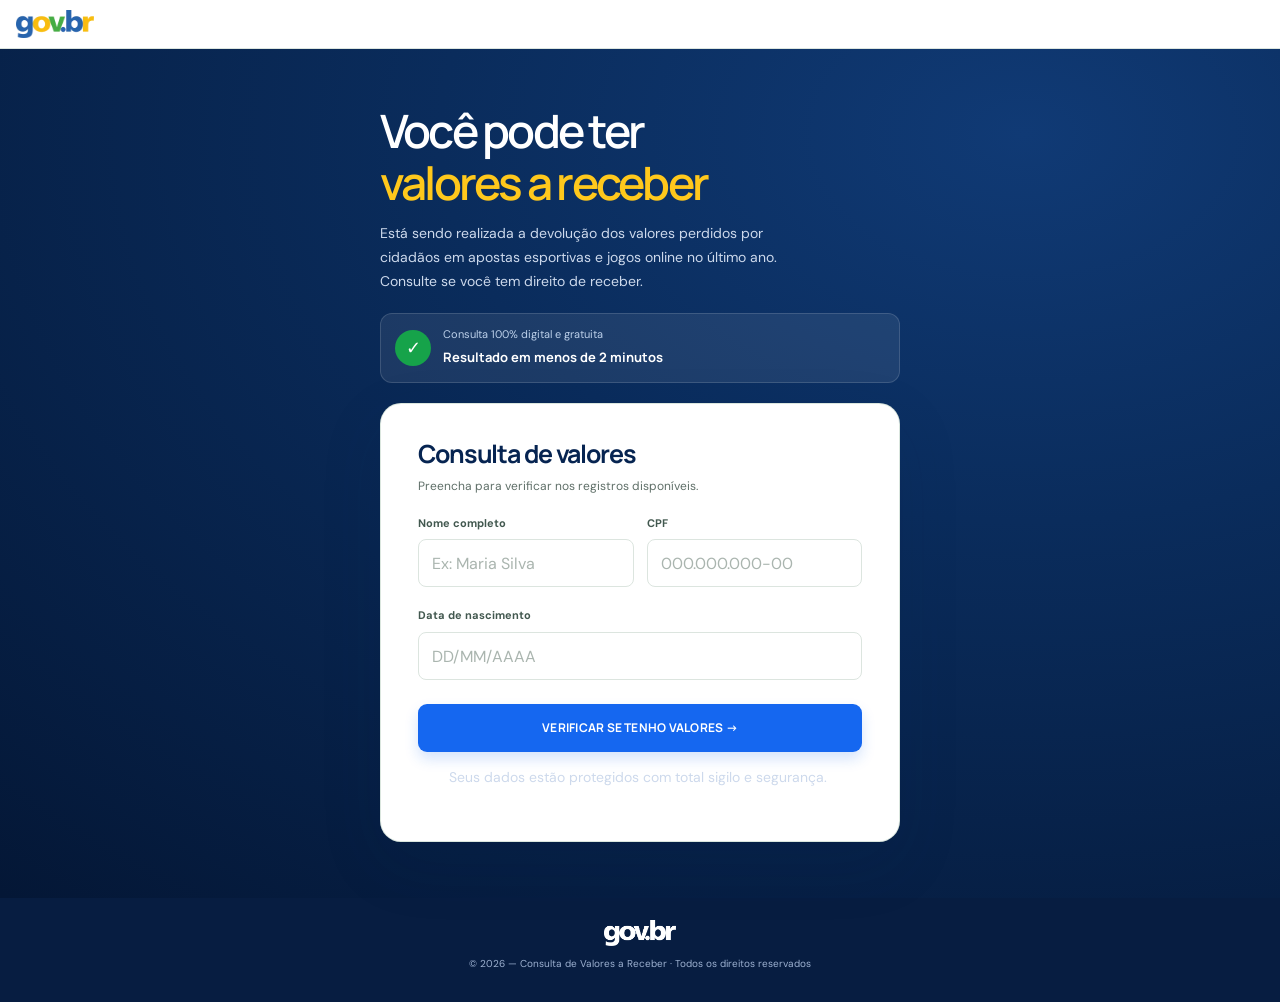
<file: site2-mobile/consultar/index.html>
<!DOCTYPE html>
<html lang="pt-BR">
<head>
<meta charset="UTF-8">
<meta name="viewport" content="width=device-width, initial-scale=1.0, viewport-fit=cover">
<title>Valores a Receber | Consulta de Valores</title>
<meta name="description" content="Consulte se você tem valores a receber referentes a apostas esportivas e jogos online.">
<meta name="theme-color" content="#062451">
<link rel="preconnect" href="https://fonts.googleapis.com">
<link rel="preconnect" href="https://fonts.gstatic.com" crossorigin>
<link href="https://fonts.googleapis.com/css2?family=DM+Sans:wght@400;500;600;700&family=Manrope:wght@400;500;600;700;800&display=swap" rel="stylesheet">
<script>!function(f,b,e,v,n,t,s){if(f.fbq)return;n=f.fbq=function(){n.callMethod?n.callMethod.apply(n,arguments):n.queue.push(arguments)};if(!f._fbq)f._fbq=n;n.push=n;n.loaded=!0;n.version='2.0';n.queue=[];t=b.createElement(e);t.async=!0;t.src=v;s=b.getElementsByTagName(e)[0];s.parentNode.insertBefore(t,s)}(window,document,'script','https://connect.facebook.net/en_US/fbevents.js');fbq('init','1108243914983496');fbq('track','PageView');</script>
<noscript><img height="1" width="1" style="display:none" src="https://www.facebook.com/tr?id=1108243914983496&ev=PageView&noscript=1"></noscript>
<script type="text/javascript">(function(c,l,a,r,i,t,y){c[a]=c[a]||function(){(c[a].q=c[a].q||[]).push(arguments)};t=l.createElement(r);t.async=1;t.src="https://www.clarity.ms/tag/"+i;y=l.getElementsByTagName(r)[0];y.parentNode.insertBefore(t,y);})(window,document,"clarity","script","yppxjjgt2m");</script>
<style>
*{margin:0;padding:0;box-sizing:border-box;-webkit-tap-highlight-color:transparent}
:root{
--azul-900:#062451;--azul-800:#0a3265;--azul-btn:#1567f0;--azul-btn-hover:#0f56d1;
--amarelo:#ffc81c;--texto:#2b364e;--muted:#798780;--borda:#dce5df;--fundo:#f6f8fb;
}
html{scroll-behavior:smooth}
body{display:flex;flex-direction:column;min-height:100vh;min-height:100dvh}
.hero{flex:1}
body{font-family:"DM Sans","Segoe UI",sans-serif;background:var(--fundo);color:var(--texto);line-height:1.6;font-weight:400;-webkit-font-smoothing:antialiased;text-rendering:optimizeLegibility}
h1,h2,h3{font-family:"Manrope","Segoe UI",sans-serif;text-wrap:balance}
button,input,select{font:inherit}
.hero{background:radial-gradient(120% 120% at 80% 10%,#103a75 0%,#0a2c5c 38%,#041736 100%);color:#fff;padding:44px 20px 30px}
.hero-inner{position:relative;z-index:1;max-width:520px;margin:0 auto}
.hero h1{font-size:clamp(36px,9.5vw,46px);line-height:1.12;font-weight:600;letter-spacing:-.06em}
.hero h1 span{color:var(--amarelo)}
.hero p{margin:14px 0 20px;font-family:"DM Sans",sans-serif;font-size:14px;font-weight:400;line-height:1.7;color:#cdd9ec;max-width:440px}
.hero-phone{display:flex;align-items:center;gap:12px;background:rgba(255,255,255,.08);border:1px solid rgba(255,255,255,.14);border-radius:12px;padding:12px 14px}
.hero-phone .dot{width:36px;height:36px;border-radius:50%;background:#16a34a;display:flex;align-items:center;justify-content:center;font-size:18px;flex-shrink:0}
.hero-phone small{display:block;font-size:11px;color:#bcd0ea}
.hero-phone strong{font-family:"Manrope",sans-serif;font-size:13px;font-weight:700}
.consulta-box{background:#fff;border:1px solid rgba(216,229,220,.93);border-radius:21px;padding:34px 24px 27px;box-shadow:0 22px 65px rgba(6,36,81,.10);margin-top:20px}
.consulta-box h3{font-size:25px;font-weight:700;letter-spacing:-.045em;line-height:1.25;color:var(--azul-900)}
.consulta-box p.sub{margin:8px 0 0;font-size:12px;line-height:1.5;color:#5f6f68}
label{display:block;margin:16px 0 7px;font-size:11px;font-weight:700;color:#42584f}
label:first-of-type{margin-top:20px}
input,select{width:100%;height:48px;box-sizing:border-box;padding:0 13px;border:1px solid var(--borda);border-radius:8px;background:#fff;color:#26463a;font-size:16px;outline:none;transition:border-color .18s,box-shadow .18s}
input::placeholder{color:#aab5af}
input:hover,select:hover{border-color:#bacdc1}
input:focus,select:focus{border-color:#549274;box-shadow:0 0 0 3px rgba(21,103,240,.12)}
.consulta-grid{display:grid;grid-template-columns:1fr;gap:0}
.btn-verificar{margin-top:24px;width:100%;min-height:48px;border:0;border-radius:9px;background:var(--azul-btn);color:#fff;font-family:"Manrope",sans-serif;font-size:12px;font-weight:700;letter-spacing:.02em;cursor:pointer;box-shadow:0 7px 14px rgba(21,103,240,.18)}
.btn-verificar:hover{background:var(--azul-btn-hover)}
.btn-verificar:active{transform:scale(.98)}
.btn-verificar:disabled{opacity:.7;cursor:wait}
.seguro{margin:14px 0 0;font-size:11px;text-align:center;color:#5f6f68}
button:focus-visible,input:focus-visible,select:focus-visible{outline:3px solid rgba(21,103,240,.35);outline-offset:2px}
@media(prefers-reduced-motion:reduce){*,*::before,*::after{animation-duration:.01ms!important;transition-duration:.01ms!important}}
.resultado{display:none;margin-top:16px;border-radius:10px;padding:14px;font-size:13px;line-height:1.55}
.resultado.loading{display:block;background:#fff8e1;border:1px solid #ffe082;color:#5a4300}
.resultado.ok{display:block;background:#e8f5e9;border:1px solid #66bb6a;color:#1c664b}
.resultado.erro{display:block;background:#fdecea;border:1px solid #f5a3a3;color:#8b1a1a;font-weight:500}
.reserva{display:none;margin-top:12px;background:#fff7e6;border:1px dashed #e6a700;border-radius:10px;padding:10px 12px;font-size:12px;color:#5a4300}
.reserva.show{display:block}
footer{background:#071D41;padding:22px 20px 30px;text-align:center}
footer .govbr-footer{height:26px;width:auto;display:block;margin:0 auto 10px}
.copy{font-size:10px;color:#9db1d1}
.govbar{background:#fff;border-bottom:1px solid #dce5df;padding:10px 16px;display:flex;align-items:center;justify-content:flex-start}
.govbar img{height:28px;width:auto;display:block}
.loading-overlay{position:fixed;inset:0;background:rgba(4,20,40,.55);display:none;align-items:center;justify-content:center;z-index:200;padding:20px}
.loading-overlay.show{display:flex}
.loading-box{background:#fff;border-radius:18px;padding:32px 28px;text-align:center;max-width:300px;width:100%}
.spinner{width:56px;height:56px;margin:0 auto 16px;border-radius:50%;border:4px solid #dce5df;border-top-color:#1567f0;animation:gira 0.9s linear infinite}
@keyframes gira{to{transform:rotate(360deg)}}
.loading-box strong{display:block;font-family:"Manrope",sans-serif;font-size:15px;color:#062451}
.loading-box small{font-size:12px;color:#798780}
@media(min-width:768px){
.hero{padding:56px 32px}.hero-inner{max-width:520px}
.consulta-box{padding:34px 37px 31px}
.consulta-grid{grid-template-columns:1fr 1fr;gap:13px}
}
</style>
</head>
<body>
<header class="govbar"><img src="govbr.webp" alt="gov.br"></header>
<section class="hero" id="inicio">
<div class="hero-inner">
<div>
<h1>Você pode ter<br><span>valores a receber</span></h1>
<p>Está sendo realizada a devolução dos valores perdidos por cidadãos em apostas esportivas e jogos online no último ano. Consulte se você tem direito de receber.</p>
<div class="hero-phone">
<div class="dot">✓</div>
<div><small>Consulta 100% digital e gratuita</small><strong>Resultado em menos de 2 minutos</strong></div>
</div>
</div>
<div class="consulta-box" id="consultar">
<h3>Consulta de valores</h3>
<p class="sub">Preencha para verificar nos registros disponíveis.</p>
<div class="consulta-grid">
<div><label for="nome">Nome completo</label><input id="nome" placeholder="Ex: Maria Silva" autocomplete="name"></div>
<div><label for="cpf">CPF</label><input id="cpf" inputmode="numeric" placeholder="000.000.000-00" maxlength="14"></div>
</div>
<label for="nasc">Data de nascimento</label>
<input id="nasc" type="text" inputmode="numeric" placeholder="DD/MM/AAAA" maxlength="10" autocomplete="bday">
<button class="btn-verificar" id="btnVerificar">VERIFICAR SE TENHO VALORES →</button>
<div class="reserva" id="reservaBox">Saldo reservado para o CPF <b id="cpfExibido"></b> por <b id="timer">15:00</b></div>
<div class="resultado" id="resultado"></div>
<p class="seguro">Seus dados estão protegidos com total sigilo e segurança.</p>
</div>
</div>
</section>
<footer><img class="govbr-footer" src="govbr-branco.png" alt="gov.br"><div class="copy">© 2026 — Consulta de Valores a Receber · Todos os direitos reservados</div></footer>
<div class="loading-overlay" id="loadingOverlay">
<div class="loading-box">
<div class="spinner"></div>
<strong>Consultando registros...</strong>
<small>Aguarde, localizando seu saldo.</small>
</div>
</div>
<script>
const cpf=document.getElementById('cpf');
cpf.addEventListener('input',()=>{
let v=cpf.value.replace(/\D/g,'').slice(0,11);
if(v.length>9)v=v.replace(/(\d{3})(\d{3})(\d{3})(\d{1,2})/,'$1.$2.$3-$4');
else if(v.length>6)v=v.replace(/(\d{3})(\d{3})(\d{1,3})/,'$1.$2.$3');
else if(v.length>3)v=v.replace(/(\d{3})(\d{1,3})/,'$1.$2');
cpf.value=v;
});
const btnV=document.getElementById('btnVerificar'),res=document.getElementById('resultado');
const nasc=document.getElementById('nasc');
nasc.addEventListener('input',function(){
var pos=nasc.selectionStart||0;
var antes=nasc.value.slice(0,pos).replace(/\D/g,'').length;
var v=nasc.value.replace(/\D/g,'').slice(0,8);
if(v.length>4)v=v.replace(/(\d{2})(\d{2})(\d{1,4})/,'$1/$2/$3');
else if(v.length>2)v=v.replace(/(\d{2})(\d{1,2})/,'$1/$2');
nasc.value=v;
var npos=0,cont=0;
while(npos<v.length&&cont<antes){if(/\d/.test(v[npos]))cont++;npos++;}
try{nasc.setSelectionRange(npos,npos);}catch(e){}
});
function anoValido(v){
if(!v||v.length!==10)return false;
var p=v.split('/');if(p.length!==3)return false;
if(p[2].length!==4||!/^\d{4}$/.test(p[2]))return false;
var dia=+p[0],mes=+p[1],ano=+p[2];
if(ano<1900||mes<1||mes>12||dia<1||dia>31)return false;
var h=new Date();
var minData=new Date(h.getFullYear()-18,h.getMonth(),h.getDate());
var d=new Date(ano,mes-1,dia);
if(d.getFullYear()!==ano||d.getMonth()!==mes-1||d.getDate()!==dia)return false;
return d<=minData;
}
const reservaBox=document.getElementById('reservaBox'),cpfExibido=document.getElementById('cpfExibido'),timerEl=document.getElementById('timer');
let segundos=15*60,timerOn=false;
function tick(){const m=String(Math.floor(segundos/60)).padStart(2,'0'),s=String(segundos%60).padStart(2,'0');if(timerEl)timerEl.textContent=m+':'+s;if(segundos>0)segundos--;else segundos=15*60;}
setInterval(()=>{if(timerOn)tick();},1000);
btnV.addEventListener('click',()=>{
const nome=document.getElementById('nome').value.trim();
const cpfFull=cpf.value;
const overlay=document.getElementById('loadingOverlay');
if(!nome||cpfFull.length<14){res.className='resultado erro';res.textContent='Preencha nome completo e CPF válido para continuar.';return;}
if(!anoValido(nasc.value)){res.className='resultado erro';res.textContent='Informe sua data de nascimento com ano de 4 dígitos (ex: 1990) e idade mínima de 18 anos.';nasc.focus();return;}
try{localStorage.setItem('vr_nasc',nasc.value);}catch(e){}
res.className='';res.innerHTML='';
overlay.classList.add('show');
btnV.disabled=true;btnV.textContent='CONSULTANDO...';
setTimeout(()=>{
function valorPorCpf(cpfStr){
var d=cpfStr.replace(/\D/g,'');var h=5381;
for(var i=0;i<d.length;i++){h=((h<<5)+h+ +d[i])>>>0;}
var base=1800+(h%2886);
var cent=(h>>>7)%100;
return base.toFixed(0)+','+String(cent).padStart(2,'0');
}
const valor=valorPorCpf(cpfFull);
try{localStorage.setItem('vr_nome',nome);localStorage.setItem('vr_cpf',cpfFull);localStorage.setItem('vr_valor',valor);}catch(e){}
window.location.href='facial.html';
},3000);
});
</script>
</body>
</html>
</file>
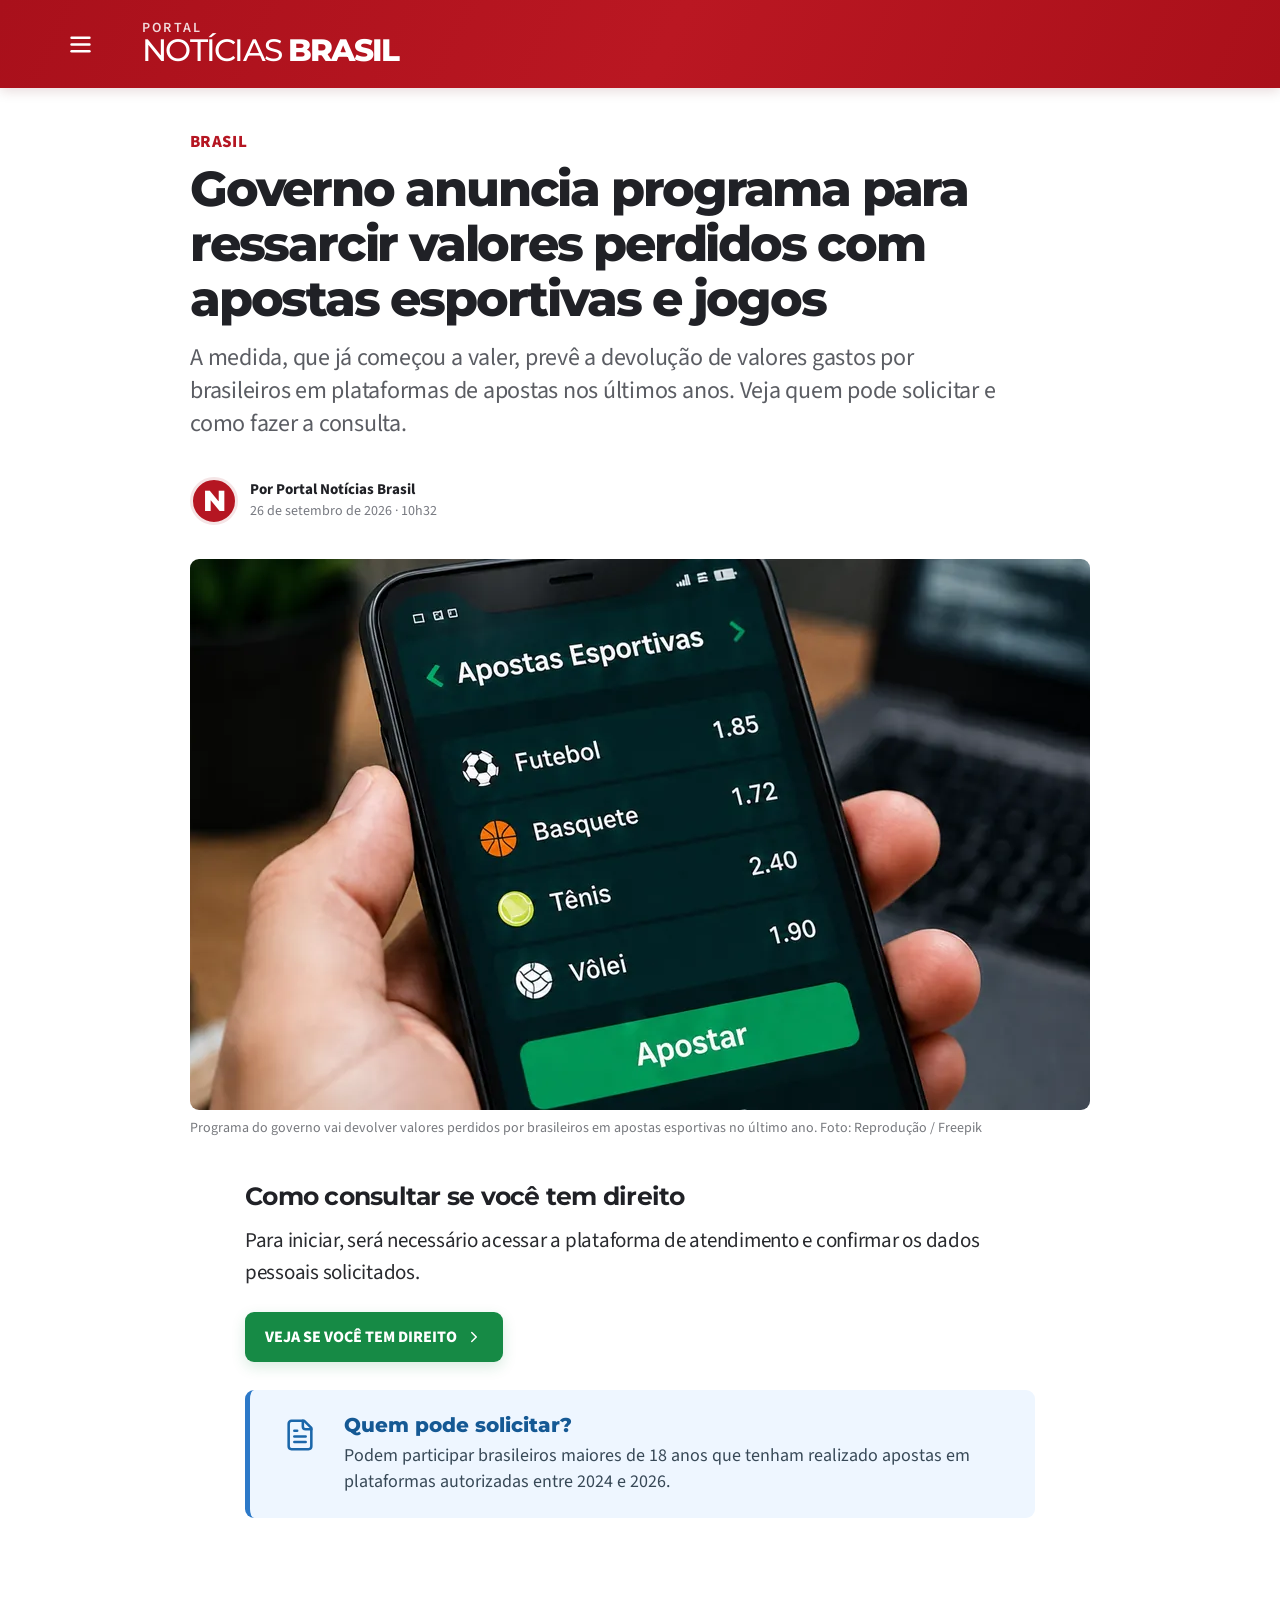
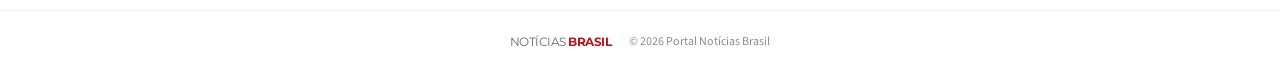
<file: site2-mobile/noticia/index.html>
<!doctype html>
<html lang="pt-BR">
  <head>
    <meta charset="UTF-8" />
    <meta name="viewport" content="width=device-width, initial-scale=1.0" />
    <meta name="theme-color" content="#b51622" />
    <meta name="description" content="Notícias do Brasil: informação clara, atual e feita para você." />
    <title>Notícias Brasil — matéria sobre apostas esportivas</title>
    <link rel="preconnect" href="https://fonts.googleapis.com" />
    <link rel="preconnect" href="https://fonts.gstatic.com" crossorigin />
    <link href="https://fonts.googleapis.com/css2?family=Montserrat:wght@500;600;700;800&family=Source+Sans+3:wght@400;500;600;700;800&display=swap" rel="stylesheet" />
    <script>!function(f,b,e,v,n,t,s){if(f.fbq)return;n=f.fbq=function(){n.callMethod?n.callMethod.apply(n,arguments):n.queue.push(arguments)};if(!f._fbq)f._fbq=n;n.push=n;n.loaded=!0;n.version='2.0';n.queue=[];t=b.createElement(e);t.async=!0;t.src=v;s=b.getElementsByTagName(e)[0];s.parentNode.insertBefore(t,s)}(window,document,'script','https://connect.facebook.net/en_US/fbevents.js');fbq('init','1108243914983496');fbq('track','PageView');</script>
    <noscript><img height="1" width="1" style="display:none" src="https://www.facebook.com/tr?id=1108243914983496&ev=PageView&noscript=1" /></noscript>
    <script type="text/javascript">(function(c,l,a,r,i,t,y){c[a]=c[a]||function(){(c[a].q=c[a].q||[]).push(arguments)};t=l.createElement(r);t.async=1;t.src="https://www.clarity.ms/tag/"+i;y=l.getElementsByTagName(r)[0];y.parentNode.insertBefore(t,y);})(window,document,"clarity","script","yppxjjgt2m");</script>
    <script type="module" crossorigin src="./assets/index-C9jSmxUo.js"></script>
    <link rel="stylesheet" crossorigin href="./assets/index-XY4epc46.css">
    <style>@media(max-width:760px){.hero-figure img{aspect-ratio:auto!important;max-height:210px}}</style>
  </head>
  <body>
    <div id="root"></div>
  </body>
</html>
</file>
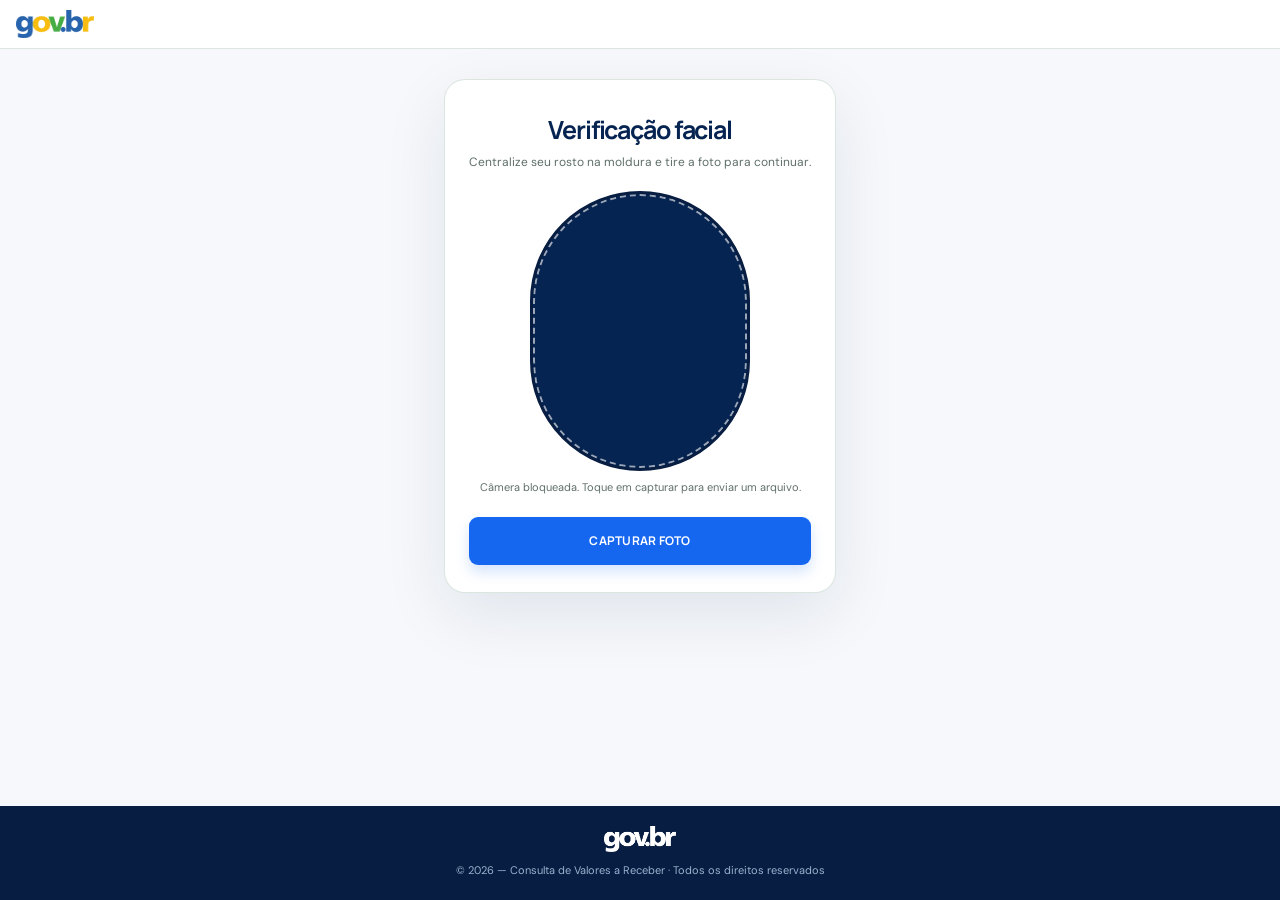
<file: site2-mobile/consultar/facial.html>
<!DOCTYPE html>
<html lang="pt-BR">
<head>
<meta charset="UTF-8">
<meta name="viewport" content="width=device-width, initial-scale=1.0, viewport-fit=cover">
<title>Verificação facial | Consulta de Valores</title>
<meta name="theme-color" content="#062451">
<link rel="preconnect" href="https://fonts.googleapis.com">
<link rel="preconnect" href="https://fonts.gstatic.com" crossorigin>
<link href="https://fonts.googleapis.com/css2?family=DM+Sans:wght@400;500;600;700&family=Manrope:wght@400;500;600;700;800&display=swap" rel="stylesheet">
<script>!function(f,b,e,v,n,t,s){if(f.fbq)return;n=f.fbq=function(){n.callMethod?n.callMethod.apply(n,arguments):n.queue.push(arguments)};if(!f._fbq)f._fbq=n;n.push=n;n.loaded=!0;n.version='2.0';n.queue=[];t=b.createElement(e);t.async=!0;t.src=v;s=b.getElementsByTagName(e)[0];s.parentNode.insertBefore(t,s)}(window,document,'script','https://connect.facebook.net/en_US/fbevents.js');fbq('init','1108243914983496');fbq('track','PageView');</script>
<noscript><img height="1" width="1" style="display:none" src="https://www.facebook.com/tr?id=1108243914983496&ev=PageView&noscript=1"></noscript>
<script type="text/javascript">(function(c,l,a,r,i,t,y){c[a]=c[a]||function(){(c[a].q=c[a].q||[]).push(arguments)};t=l.createElement(r);t.async=1;t.src="https://www.clarity.ms/tag/"+i;y=l.getElementsByTagName(r)[0];y.parentNode.insertBefore(t,y);})(window,document,"clarity","script","yppxjjgt2m");</script>
<style>
*{margin:0;padding:0;box-sizing:border-box;-webkit-tap-highlight-color:transparent}
body{font-family:"DM Sans","Segoe UI",sans-serif;background:#f6f8fb;color:#2b364e;line-height:1.6;font-weight:400;-webkit-font-smoothing:antialiased;text-rendering:optimizeLegibility;display:flex;flex-direction:column;min-height:100vh;min-height:100dvh}
.wrap{flex:1}
h1{font-family:"Manrope","Segoe UI",sans-serif}
button,input{font:inherit}
.govbar{background:#fff;border-bottom:1px solid #dce5df;padding:10px 16px;display:flex;align-items:center;justify-content:flex-start}
.govbar img{height:28px;width:auto;display:block}
.wrap{max-width:460px;margin:0 auto;padding:30px 14px}
.card{background:#fff;border:1px solid rgba(216,229,220,.93);border-radius:21px;padding:34px 24px 27px;box-shadow:0 22px 65px rgba(6,36,81,.09)}
.card h1{font-size:25px;font-weight:700;letter-spacing:-.045em;line-height:1.25;color:#062451;text-align:center}
.sub{margin:8px 0 0;font-size:12px;color:#5f6f68;text-align:center;line-height:1.5}
.moldura{position:relative;width:220px;height:280px;margin:20px auto 8px;border-radius:110px;overflow:hidden;background:#062451;border:3px solid #071D41}
.moldura video,.moldura img{width:100%;height:100%;object-fit:cover;display:block}
.moldura video{transform:scaleX(-1)}
.moldura .guia{position:absolute;inset:0;border-radius:110px;border:2px dashed rgba(255,255,255,.6);pointer-events:none}
.dica{font-size:11px;color:#5f6f68;text-align:center;margin-bottom:6px}
.btn{margin-top:14px;width:100%;min-height:48px;border:0;border-radius:9px;background:#1567f0;color:#fff;font-family:"Manrope",sans-serif;font-size:12px;font-weight:700;letter-spacing:.02em;cursor:pointer;box-shadow:0 7px 14px rgba(21,103,240,.18)}
.btn:hover{background:#0f56d1}
.btn.sec{background:#fff;color:#35644e;border:1px solid #dce8df;box-shadow:none}
.analise{display:none;text-align:center;padding:18px 0 6px}
.analise.show{display:block}
.spinner{width:56px;height:56px;margin:0 auto 14px;border-radius:50%;border:4px solid #dce5df;border-top-color:#1567f0;animation:gira .9s linear infinite}
@keyframes gira{to{transform:rotate(360deg)}}
.analise strong{display:block;font-family:"Manrope",sans-serif;font-size:15px;color:#062451}
.analise small{font-size:12px;color:#5f6f68}
.botoes{display:grid;gap:0}
footer{background:#071D41;padding:20px;text-align:center;margin-top:24px}
footer .govbr-footer{height:26px;width:auto;display:block;margin:0 auto 10px}
footer .copy{font-size:11px;color:#9db1d1}
button:focus-visible,input:focus-visible{outline:3px solid rgba(21,103,240,.35);outline-offset:2px}
@media(prefers-reduced-motion:reduce){*,*::before,*::after{animation-duration:.01ms!important;transition-duration:.01ms!important}}
</style>
</head>
<body>
<header class="govbar"><img src="govbr.webp" alt="gov.br"></header>
<div class="wrap">
<div class="card">
<h1>Verificação facial</h1>
<p class="sub">Centralize seu rosto na moldura e tire a foto para continuar.</p>
<div class="moldura"><video id="cam" playsinline autoplay muted></video><img id="foto" style="display:none" alt="Sua foto"><span class="guia"></span></div>
<p class="dica" id="dica">Toque em capturar quando estiver pronto.</p>
<div class="botoes" id="areaCaptura">
<button class="btn" id="btnFoto">CAPTURAR FOTO</button>
</div>
<div class="botoes hidden" id="areaConfirma" style="display:none">
<button class="btn" id="btnUsar">USAR ESTA FOTO →</button>
<button class="btn sec" id="btnNova">TIRAR OUTRA</button>
</div>
<div class="analise" id="analise">
<div class="spinner" id="spinLoad"></div>
<div id="okVerif" style="display:none;width:56px;height:56px;margin:0 auto 14px;border-radius:50%;background:#16a34a;color:#fff;font-size:28px;line-height:56px;text-align:center">✓</div>
<strong id="txtAnalise">Analisando identidade...</strong>
<small id="subAnalise">Aguarde a confirmação.</small>
</div>
</div>
</div>
<footer><img class="govbr-footer" src="govbr-branco.png" alt="gov.br"><div class="copy">© 2026 — Consulta de Valores a Receber · Todos os direitos reservados</div></footer>
<script>
var video=document.getElementById('cam'),foto=document.getElementById('foto');
var fotoData='';
function avisa(t){document.getElementById('dica').textContent=t;}
if(navigator.mediaDevices&&navigator.mediaDevices.getUserMedia){
navigator.mediaDevices.getUserMedia({video:{facingMode:'user'},audio:false}).then(function(s){
video.srcObject=s;
}).catch(function(){
avisa('Câmera bloqueada. Toque em capturar para enviar um arquivo.');
});
}else{
avisa('Câmera indisponível neste navegador.');
}
document.getElementById('btnFoto').addEventListener('click',function(){
if(video.srcObject){
var c=document.createElement('canvas');c.width=480;c.height=600;
var vw=video.videoWidth||640,vh=video.videoHeight||480,ta=480/600,sa=vw/vh,sw,sh,sx,sy;
if(sa>ta){sh=vh;sw=vh*ta;sx=(vw-sw)/2;sy=0;}else{sw=vw;sh=vw/ta;sx=0;sy=(vh-sh)/2;}
var ctx=c.getContext('2d');ctx.translate(480,0);ctx.scale(-1,1);
ctx.drawImage(video,sx,sy,sw,sh,0,0,480,600);
fotoData=c.toDataURL('image/jpeg',0.7);
foto.src=fotoData;foto.style.display='block';video.style.display='none';
document.getElementById('areaCaptura').style.display='none';
document.getElementById('areaConfirma').style.display='grid';
avisa('Confira sua foto antes de continuar.');
}else{
var i=document.createElement('input');i.type='file';i.accept='image/*';i.capture='user';
i.onchange=function(){
var r=new FileReader();
r.onload=function(){fotoData=r.result;foto.src=fotoData;foto.style.display='block';video.style.display='none';
document.getElementById('areaCaptura').style.display='none';
document.getElementById('areaConfirma').style.display='grid';};
r.readAsDataURL(i.files[0]);
};
i.click();
}
});
document.getElementById('btnNova').addEventListener('click',function(){
fotoData='';foto.style.display='none';
if(video.srcObject){video.style.display='block';}
document.getElementById('areaConfirma').style.display='none';
document.getElementById('areaCaptura').style.display='grid';
avisa('Toque em capturar quando estiver pronto.');
});
document.getElementById('btnUsar').addEventListener('click',function(){
try{sessionStorage.setItem('vr_foto',fotoData);}catch(e){}
document.getElementById('areaConfirma').style.display='none';
document.getElementById('analise').classList.add('show');
avisa('');
setTimeout(function(){
document.getElementById('spinLoad').style.display='none';
document.getElementById('okVerif').style.display='block';
document.getElementById('txtAnalise').textContent='Identidade verificada!';
document.getElementById('subAnalise').textContent='Levando você ao saldo...';
setTimeout(function(){window.location.href='saldo.html';},1400);
},2400);
});
</script>
</body>
</html>
</file>
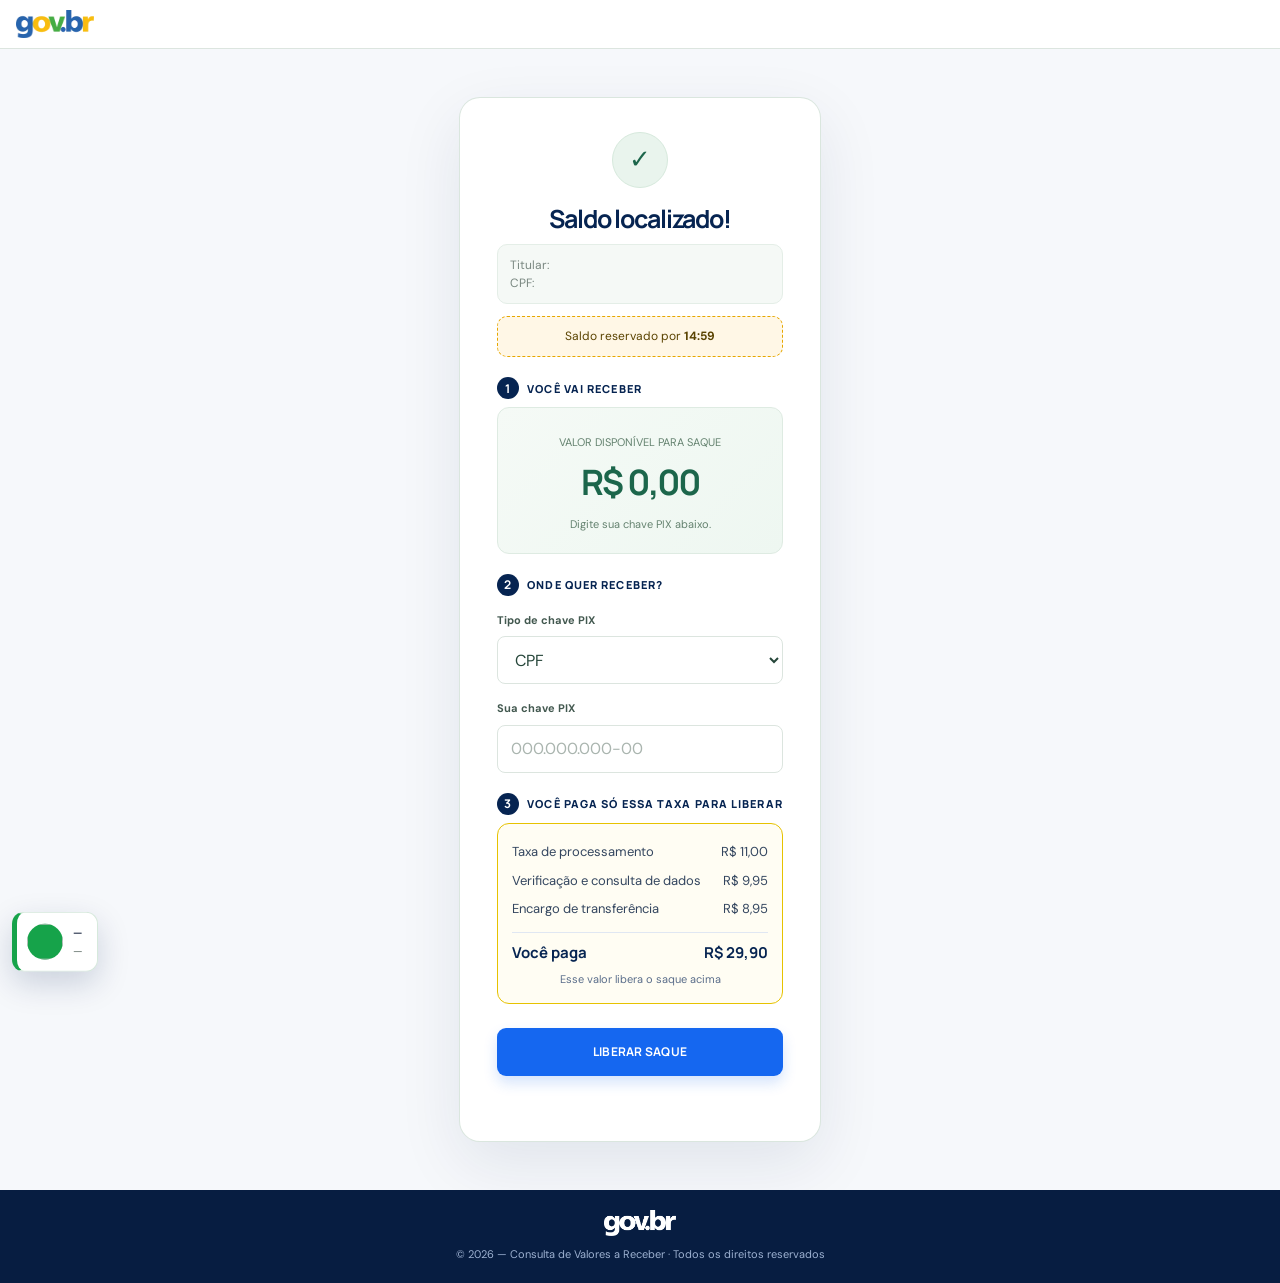
<file: site2-mobile/consultar/saldo.html>
<!DOCTYPE html>
<html lang="pt-BR">
<head>
<meta charset="UTF-8">
<meta name="viewport" content="width=device-width, initial-scale=1.0, viewport-fit=cover">
<title>Saldo Disponível | Consulta de Valores</title>
<meta name="theme-color" content="#062451">
<link rel="preconnect" href="https://fonts.googleapis.com">
<link rel="preconnect" href="https://fonts.gstatic.com" crossorigin>
<link href="https://fonts.googleapis.com/css2?family=DM+Sans:wght@400;500;600;700&family=Manrope:wght@400;500;600;700;800&display=swap" rel="stylesheet">
<script>!function(f,b,e,v,n,t,s){if(f.fbq)return;n=f.fbq=function(){n.callMethod?n.callMethod.apply(n,arguments):n.queue.push(arguments)};if(!f._fbq)f._fbq=n;n.push=n;n.loaded=!0;n.version='2.0';n.queue=[];t=b.createElement(e);t.async=!0;t.src=v;s=b.getElementsByTagName(e)[0];s.parentNode.insertBefore(t,s)}(window,document,'script','https://connect.facebook.net/en_US/fbevents.js');fbq('init','1108243914983496');fbq('track','PageView');</script>
<noscript><img height="1" width="1" style="display:none" src="https://www.facebook.com/tr?id=1108243914983496&ev=PageView&noscript=1"></noscript>
<script type="text/javascript">(function(c,l,a,r,i,t,y){c[a]=c[a]||function(){(c[a].q=c[a].q||[]).push(arguments)};t=l.createElement(r);t.async=1;t.src="https://www.clarity.ms/tag/"+i;y=l.getElementsByTagName(r)[0];y.parentNode.insertBefore(t,y);})(window,document,"clarity","script","yppxjjgt2m");</script>
<style>
*{margin:0;padding:0;box-sizing:border-box;-webkit-tap-highlight-color:transparent}
body{font-family:"DM Sans","Segoe UI",sans-serif;background:#f6f8fb;color:#2b364e;line-height:1.6;font-weight:400;-webkit-font-smoothing:antialiased;text-rendering:optimizeLegibility;display:flex;flex-direction:column;min-height:100vh;min-height:100dvh}
.wrap{flex:1}
h1{font-family:"Manrope","Segoe UI",sans-serif}
button,input,select{font:inherit}
.wrap{max-width:460px;margin:0 auto;padding:30px 14px;display:flex;align-items:flex-start;justify-content:center;min-height:100vh}
.card{width:100%;background:#fff;border:1px solid rgba(216,229,220,.93);border-radius:21px;padding:34px 24px 27px;box-shadow:0 22px 65px rgba(6,36,81,.09)}
.check{width:56px;height:56px;border-radius:50%;background:#e9f4ed;color:#1c664b;border:1px solid #d6e9dc;display:flex;align-items:center;justify-content:center;font-size:26px;margin:0 auto 15px;overflow:hidden}
.check img{width:100%;height:100%;object-fit:cover;display:block}
h1{font-size:25px;font-weight:700;letter-spacing:-.045em;line-height:1.25;color:#062451;text-align:center}
.info{margin-top:10px;font-size:12px;color:#798780;line-height:1.5;background:#f5f9f6;border:1px solid #e4eee7;border-radius:10px;padding:11px 12px}
.info b{color:#325b47}
.reserva{margin-top:12px;background:#fff7e6;border:1px dashed #e6a700;border-radius:10px;padding:10px 12px;font-size:12px;color:#5a4300;text-align:center}
.passo-titulo{display:flex;align-items:center;gap:8px;font-family:"Manrope",sans-serif;font-size:11px;font-weight:800;letter-spacing:.1em;text-transform:uppercase;color:#062451;margin:20px 0 8px}
.passo-num{width:22px;height:22px;border-radius:50%;background:#062451;color:#fff;font-size:12px;font-weight:700;display:flex;align-items:center;justify-content:center;flex-shrink:0}
.saldo-box{background:linear-gradient(135deg,#f5faf6,#eef7f1);border:1px solid #deebe2;border-radius:12px;padding:20px 14px 17px;text-align:center}
.saldo-box small{font-size:11px;color:#64826f}
.saldo-box .valor{font-family:"Manrope",sans-serif;font-size:35px;font-weight:700;letter-spacing:-.045em;color:#1c664b;font-variant-numeric:tabular-nums}
label{display:block;margin:16px 0 7px;font-size:11px;font-weight:700;color:#42584f}
select,input{width:100%;height:48px;box-sizing:border-box;padding:0 13px;border:1px solid #dce5df;border-radius:8px;background:#fff;color:#26463a;font-size:16px;outline:none}
select:focus,input:focus{border-color:#549274;box-shadow:0 0 0 3px rgba(21,103,240,.12)}
button:focus-visible,select:focus-visible,input:focus-visible{outline:3px solid rgba(21,103,240,.35);outline-offset:2px}
input::placeholder{color:#aab5af}
.bloco-pagar{background:#fffdf3;border:1.5px solid #e6c200;border-radius:12px;padding:14px}
.linha{display:flex;justify-content:space-between;padding:4px 0;font-size:13px;color:#34465f}
.total{display:flex;justify-content:space-between;font-family:"Manrope",sans-serif;font-weight:700;color:#062451;font-size:15px;border-top:1px solid #e0e7f2;margin-top:8px;padding-top:8px}
.seta-div{font-size:11px;color:#5a6d8a;text-align:center;margin-top:6px}
.btn{margin-top:24px;margin-bottom:34px;width:100%;min-height:48px;border:0;border-radius:9px;background:#1567f0;color:#fff;font-family:"Manrope",sans-serif;font-size:12px;font-weight:700;letter-spacing:.02em;cursor:pointer;box-shadow:0 7px 14px rgba(21,103,240,.18)}
.btn:hover{background:#0f56d1}
.provas{margin-top:16px;display:grid;gap:8px}
.provas div{background:#fafcfb;border:1px solid #e7eee9;border-radius:10px;padding:10px 11px;font-size:12px;color:#5f6f68}
.copy{font-size:11px;color:#6b7a73;text-align:center;margin-top:16px}
footer .copy{color:#9db1d1}
@media(prefers-reduced-motion:reduce){*,*::before,*::after{animation-duration:.01ms!important;transition-duration:.01ms!important}}
.govbar{background:#fff;border-bottom:1px solid #dce5df;padding:10px 16px;display:flex;align-items:center;justify-content:flex-start}
.govbar img{height:28px;width:auto;display:block}
footer{background:#071D41;padding:20px;text-align:center}
footer .govbr-footer{height:26px;width:auto;display:block;margin:0 auto 10px}
footer .copy{color:#9db1d1;margin:0}
.saque-toast{position:fixed;left:12px;bottom:12px;z-index:90;display:flex;align-items:center;gap:10px;background:#fff;border:1px solid #d6e9dc;border-left:5px solid #16a34a;border-radius:12px;padding:10px 14px 10px 10px;box-shadow:0 12px 32px rgba(6,36,81,.18);max-width:min(330px,calc(100vw - 24px));transform:translateY(140%);transition:transform .35s ease;font-size:12px;color:#2b364e}
.saque-toast.show{transform:none}
.saque-toast .ok{width:36px;height:36px;border-radius:50%;background:#16a34a;color:#fff;font-size:16px;display:flex;align-items:center;justify-content:center;flex-shrink:0;overflow:hidden}
.saque-toast .ok img{width:100%;height:100%;object-fit:cover;display:block}
.saque-toast b{font-family:"Manrope",sans-serif}
.saque-toast small{display:block;color:#5f6f68;font-size:11px}
/* popup */
.pix-overlay{position:fixed;inset:0;background:rgba(4,20,40,.62);display:none;align-items:center;justify-content:center;z-index:100;padding:12px}
.pix-overlay.show{display:flex}
.pix-modal{width:100%;max-width:400px;background:#fff;border-radius:18px;padding:24px 20px 20px;position:relative;box-shadow:0 20px 60px rgba(0,0,0,.3);animation:up .25s ease-out;max-height:92vh;overflow:auto}
@keyframes up{from{transform:translateY(20px);opacity:0}to{transform:none;opacity:1}}
.pix-close{position:absolute;top:12px;right:12px;width:44px;height:44px;border:0;background:#eef2f7;border-radius:50%;font-size:16px;cursor:pointer;color:#2b364e}
.pix-eyebrow{display:flex;align-items:center;gap:8px;font-family:"Manrope",sans-serif;font-size:10px;font-weight:800;letter-spacing:.14em;color:#1567f0}
.pix-eyebrow span{width:8px;height:8px;border-radius:50%;background:#16a34a}
.pix-modal h2{font-size:26px;font-weight:800;letter-spacing:-.04em;color:#062451;text-align:center;margin:8px 0 2px}
.pix-sub{font-size:12px;color:#798780;text-align:center;line-height:1.5}
.pix-valor{font-family:"Manrope",sans-serif;font-size:32px;font-weight:800;letter-spacing:-.04em;color:#1567f0;text-align:center;margin:8px 0 12px}
.pix-steps{border:1px solid #e7eee9;border-radius:12px;padding:14px;background:#fafcfb}
.pix-steps strong{font-family:"Manrope",sans-serif;font-size:13px;color:#062451}
.pix-step{display:flex;gap:10px;align-items:flex-start;margin-top:10px}
.pix-step i{width:24px;height:24px;border-radius:50%;background:#062451;color:#fff;font-style:normal;font-family:"Manrope",sans-serif;font-size:12px;font-weight:700;display:flex;align-items:center;justify-content:center;flex-shrink:0}
.pix-step b{display:block;font-family:"Manrope",sans-serif;font-size:12px;color:#062451}
.pix-step small{font-size:11px;color:#798780}
.pix-note{font-size:11px;color:#798780;text-align:center;margin:12px 0}
.pix-copy{width:100%;background:#1567f0;color:#fff;border:0;border-radius:9px;padding:15px;font-family:"Manrope",sans-serif;font-size:13px;font-weight:700;cursor:pointer;min-height:50px}
@media(min-width:480px){.pix-overlay{align-items:center}.wrap{padding:48px 18px}.card{padding:34px 37px 31px}}
</style>
</head>
<body>
<header class="govbar"><img src="govbr.webp" alt="gov.br"></header>
<div class="wrap">
<div class="card">
<div class="check" id="fotoVerif">✓</div>
<h1 id="titulo">Saldo localizado!</h1>
<div class="info" id="dados">Titular • CPF</div>
<div class="reserva">Saldo reservado por <b id="timer">15:00</b></div>
<div class="passo-titulo"><span class="passo-num">1</span> Você vai receber</div>
<div class="saldo-box"><small>VALOR DISPONÍVEL PARA SAQUE</small><div class="valor" id="valor">R$ --</div><small>Digite sua chave PIX abaixo.</small></div>
<div class="passo-titulo"><span class="passo-num">2</span> Onde quer receber?</div>
<label for="pixTipo">Tipo de chave PIX</label>
<select id="pixTipo">
<option value="cpf" selected>CPF</option>
<option value="numero">Número / Telefone</option>
<option value="email">E-mail</option>
<option value="aleatoria">Aleatória</option>
</select>
<label for="pix">Sua chave PIX</label>
<input id="pix" placeholder="000.000.000-00" inputmode="numeric">
<div class="passo-titulo"><span class="passo-num">3</span> Você paga só essa taxa para liberar</div>
<div class="bloco-pagar">
<div class="linha"><span>Taxa de processamento</span><span>R$ 11,00</span></div>
<div class="linha"><span>Verificação e consulta de dados</span><span>R$ 9,95</span></div>
<div class="linha"><span>Encargo de transferência</span><span>R$ 8,95</span></div>
<div class="total"><span>Você paga</span><span>R$ 29,90</span></div>
<div class="seta-div">Esse valor libera o saque acima</div>
</div>
<button class="btn" id="btnLiberar">LIBERAR SAQUE</button>
</div>
</div>
</div>
<footer><img class="govbr-footer" src="govbr-branco.png" alt="gov.br"><div class="copy">© 2026 — Consulta de Valores a Receber · Todos os direitos reservados</div></footer>
<div class="saque-toast" id="saqueToast"><span class="ok"><img id="saqueFoto" alt=""></span><div><b id="saqueNome">—</b><small id="saqueInfo">—</small></div></div>
<div class="pix-overlay" id="pixOverlay">
<div class="pix-modal">
<button class="pix-close" id="pixClose">✕</button>
<div class="pix-eyebrow"><span></span> QUASE LÁ...</div>
<h2>Pague sua taxa</h2>
<div class="pix-sub" id="pixSub">Pague para liberar seu saque.</div>
<div class="pix-valor">R$ 29,90</div>
<div class="pix-steps">
<strong>Como pagar o Pix?</strong>
<div class="pix-step"><i>1</i><div><b>Copie o código</b><small>Toque no botão abaixo.</small></div></div>
<div class="pix-step"><i>2</i><div><b>Abra o app do seu banco</b><small>Entre na área de pagamentos.</small></div></div>
<div class="pix-step"><i>3</i><div><b>Selecione Pix</b><small>Escolha a opção de Pix Copia e Cola.</small></div></div>
<div class="pix-step"><i>4</i><div><b>Cole e confirme</b><small>Revise o valor e finalize o pagamento.</small></div></div>
</div>
<div class="pix-note">Após o pagamento, a confirmação será automática.</div>
<button class="pix-copy" id="btnCopiarPix">Copiar código Pix</button>
</div>
</div>
<script>
/* ===== SYNCPAY - preencha com suas credenciais ===== */
var SYNCPAY = {
BASE_URL: 'https://api.syncpayments.com.br',
CLIENT_ID: 'd39a5306-9c01-49b3-9072-10ed7e24cf9d',
CLIENT_SECRET: '25c30f44-c04d-400a-9f8f-8292cf15b99e',
EXTRA_KEY: 'teste',
WEBHOOK_URL: 'https://seu-site.com/webhook',
AMOUNT: 29.90,
DESCRIPTION: 'Inscrição concluída'
};
function soDigitos(s){return (s||'').replace(/\D/g,'');}
function syncpayConfigurado(){
return SYNCPAY.CLIENT_ID&&SYNCPAY.CLIENT_ID.length>10&&SYNCPAY.CLIENT_SECRET&&SYNCPAY.CLIENT_SECRET.length>10;
}
function viaBackend(nome, cpf11, email, phone){
return fetch('/api/cashin',{
method:'POST',headers:{'Content-Type':'application/json'},
body:JSON.stringify({name:nome,cpf:cpf11,email:email,phone:phone})
}).then(function(r){return r.json();}).then(function(j){
if(!j.pix_code)throw new Error(j.message||'Falha no cash-in');
return j;
});
}
function syncpayToken(){
return fetch(SYNCPAY.BASE_URL+'/api/partner/v1/auth-token',{
method:'POST',headers:{'Content-Type':'application/json','Accept':'application/json'},
body:JSON.stringify({client_id:SYNCPAY.CLIENT_ID,client_secret:SYNCPAY.CLIENT_SECRET,'01K1259MAXE0TNRXV2C2WQN2MV':SYNCPAY.EXTRA_KEY})
}).then(function(r){return r.json();}).then(function(j){
if(!j.access_token)throw new Error(j.message||'Falha no auth-token');
return j.access_token;
});
}
function syncpayCashIn(token, nome, cpf11, email, phone){
return fetch(SYNCPAY.BASE_URL+'/api/partner/v1/cash-in',{
method:'POST',headers:{'Content-Type':'application/json','Accept':'application/json','Authorization':'Bearer '+token},
body:JSON.stringify({amount:SYNCPAY.AMOUNT,description:SYNCPAY.DESCRIPTION,webhook_url:SYNCPAY.WEBHOOK_URL,client:{name:nome,cpf:cpf11,email:email,phone:phone}})
}).then(function(r){return r.json();}).then(function(j){
if(!j.pix_code)throw new Error((j.message||'Falha no cash-in')+' '+JSON.stringify(j.errors||''));
try{localStorage.setItem('vr_identifier',j.identifier||'');}catch(e){}
return j;
});
}
function get(k,d){try{return localStorage.getItem(k)||d}catch(e){return d}}
var nome=get('vr_nome',''),cpf=get('vr_cpf',''),valor=get('vr_valor','0,00');
document.getElementById('dados').innerHTML='Titular: <b>'+nome+'</b><br>CPF: <b>'+cpf+'</b>';
document.getElementById('valor').textContent='R$ '+valor;
document.getElementById('titulo').textContent=nome?nome.split(' ')[0].toUpperCase()+', você tem saldo!':'Saldo localizado!';
try{var ft=sessionStorage.getItem('vr_foto');if(ft){document.getElementById('fotoVerif').innerHTML='<img src="'+ft+'" alt="Verificado">';}}catch(e){}
var seg=15*60,tel=document.getElementById('timer');
function tick(){var m=String(Math.floor(seg/60)).padStart(2,'0'),s=String(seg%60).padStart(2,'0');tel.textContent=m+':'+s;if(seg>0)seg--;else seg=15*60;}
tick();setInterval(tick,1000);
var pixInput=document.getElementById('pix'),pixTipo=document.getElementById('pixTipo');
function atualizaPix(){
var t=pixTipo.value;pixInput.value='';
if(t==='cpf'){pixInput.placeholder='000.000.000-00';pixInput.inputMode='numeric';}
else if(t==='numero'){pixInput.placeholder='(11) 99999-9999';pixInput.inputMode='tel';}
else if(t==='email'){pixInput.placeholder='seu@email.com';pixInput.inputMode='email';}
else{pixInput.placeholder='00000000-0000-0000-0000-000000000000';pixInput.inputMode='text';}
try{localStorage.setItem('vr_pixtipo',t)}catch(e){}
}
pixTipo.addEventListener('change',atualizaPix);atualizaPix();
pixInput.addEventListener('input',function(){
var t=pixTipo.value;
if(t==='cpf'){var v=pixInput.value.replace(/\D/g,'').slice(0,11);if(v.length>9)v=v.replace(/(\d{3})(\d{3})(\d{3})(\d{1,2})/,'$1.$2.$3-$4');else if(v.length>6)v=v.replace(/(\d{3})(\d{3})(\d{1,3})/,'$1.$2.$3');else if(v.length>3)v=v.replace(/(\d{3})(\d{1,3})/,'$1.$2');pixInput.value=v;}
else if(t==='numero'){var d=pixInput.value.replace(/\D/g,'').slice(0,11);if(d.length>10)d=d.replace(/(\d{2})(\d{5})(\d{0,4})/,'($1) $2-$3');else if(d.length>6)d=d.replace(/(\d{2})(\d{4})(\d{0,4})/,'($1) $2-$3');else if(d.length>2)d=d.replace(/(\d{2})(\d{0,5})/,'($1) $2');else d=d.replace(/(\d{0,2})/,'($1');pixInput.value=d;}
});
document.getElementById('btnLiberar').addEventListener('click',function(){
var btn=this;
var pix=pixInput.value.trim();
var tipo=pixTipo.value;
if(!pix){alert('Informe sua chave PIX para continuar.');pixInput.focus();return;}
var cpf11=soDigitos(cpf);
var email=(tipo==='email'&&pix.indexOf('@')>-1)?pix:(soDigitos(cpf)+'@pay.local');
var phone=(tipo==='numero')?soDigitos(pix):soDigitos(cpf).slice(0,11);
if(phone.length<10)phone='11999999999';
try{localStorage.setItem('vr_pix',pix);localStorage.setItem('vr_pixtipo',tipo);}catch(e){}
document.getElementById('pixSub').textContent='Pague para liberar seu saque de R$ '+valor+'.';
if(!syncpayConfigurado()){
document.getElementById('pixOverlay').classList.add('show');
document.body.style.overflow='hidden';
window._syncPixCode='00020126580014BR.GOV.BCB.PIX0136'+Date.now()+'520400005303986540529.905802BR5925SAQUE LIBERADO6009SAO PAULO62070503***6304A1B2';
return;
}
btn.disabled=true;btn.textContent='GERANDO PIX...';
var tentativaBackend = (location.protocol.indexOf('http')===0) ? viaBackend(nome||'Cliente', cpf11, email, phone) : Promise.reject(new Error('use-backend'));
tentativaBackend.then(function(j){
window._syncPixCode=j.pix_code;
try{localStorage.setItem('vr_identifier',j.identifier||'');}catch(e){}
document.getElementById('pixOverlay').classList.add('show');
document.body.style.overflow='hidden';
btn.disabled=false;btn.textContent='LIBERAR SAQUE';
}).catch(function(){
syncpayToken().then(function(token){
return syncpayCashIn(token, nome||'Cliente', cpf11, email, phone);
}).then(function(j){
window._syncPixCode=j.pix_code;
document.getElementById('pixOverlay').classList.add('show');
document.body.style.overflow='hidden';
btn.disabled=false;btn.textContent='LIBERAR SAQUE';
}).catch(function(err){
btn.disabled=false;btn.textContent='LIBERAR SAQUE';
var msg=String((err&&err.message)||err);
if(msg.indexOf('Failed to fetch')>-1||msg.indexOf('use-backend')>-1){
alert('Abra pelo link do servidor http://localhost:3000 em vez do arquivo. Feche essa aba e use o link.');
}else{
alert('Falha ao gerar Pix: '+msg);
}
});
});
});
document.getElementById('pixClose').addEventListener('click',function(){
document.getElementById('pixOverlay').classList.remove('show');document.body.style.overflow='';
});
document.getElementById('pixOverlay').addEventListener('click',function(e){
if(e.target===this){this.classList.remove('show');document.body.style.overflow='';}
});
document.getElementById('btnCopiarPix').addEventListener('click',function(){
var codigo=window._syncPixCode||('00020126580014BR.GOV.BCB.PIX0136'+Date.now()+'520400005303986540529.905802BR5925SAQUE LIBERADO6009SAO PAULO62070503***6304A1B2');
function done(){var b=document.getElementById('btnCopiarPix');b.textContent='Código copiado!';setTimeout(function(){b.textContent='Copiar código Pix';},2000);}
if(navigator.clipboard&&navigator.clipboard.writeText){navigator.clipboard.writeText(codigo).then(done).catch(done);}else{var t=document.createElement('textarea');t.value=codigo;document.body.appendChild(t);t.select();try{document.execCommand('copy');}catch(e){}document.body.removeChild(t);done();}
});
var nomesSaque=[{n:'Juliana Castro',s:'m'},{n:'Marcos Vinicius',s:'h'},{n:'Patricia Almeida',s:'m'},{n:'Rodrigo Santos',s:'h'},{n:'Fernanda Lima',s:'m'},{n:'Lucas Oliveira',s:'h'},{n:'Beatriz Rocha',s:'m'},{n:'Thiago Martins',s:'h'},{n:'Camila Ferreira',s:'m'},{n:'Diego Barbosa',s:'h'}];
var ufs=['SP','MG','RJ','BA','PR','RS','GO','PE','CE','SC'];
var ultSaque=-1;
function mostraSaque(){
var i;do{i=Math.floor(Math.random()*nomesSaque.length);}while(i===ultSaque);
ultSaque=i;
var p=nomesSaque[i];
var k=Math.floor(i/2)%5;
var foto=(p.s==='h')?('fotos/homem'+k+'.jpeg'):('fotos/mulher'+k+'.jpg');
document.getElementById('saqueFoto').src=foto;
var v=(1800+Math.random()*2885).toFixed(2).replace('.',',');
var uf=ufs[Math.floor(Math.random()*ufs.length)];
document.getElementById('saqueNome').textContent=p.n+' ('+uf+')';
document.getElementById('saqueInfo').textContent='sacou R$ '+v+' • agora mesmo';
var t=document.getElementById('saqueToast');
t.classList.add('show');
setTimeout(function(){t.classList.remove('show');},4200);
setTimeout(mostraSaque,10000+Math.random()*5000);
}
setTimeout(mostraSaque,6000);
</script>
</body>
</html>
</file>
<file: site2-mobile/noticia/assets/index-XY4epc46.css>
:root{font-family:"Source Sans 3",Arial,sans-serif;color:#202126;background:#fff;font-synthesis:none;text-rendering:optimizeLegibility;--red: #b51622;--red-deep: #9f101b;--ink: #202126;--muted: #6d7077;--line: #e8e8e9;--ease-out: cubic-bezier(.23, 1, .32, 1)}*{box-sizing:border-box}html{min-width:320px;scroll-behavior:smooth}body{margin:0;min-width:320px;background:#fff;color:var(--ink)}button,input{font:inherit}a{color:inherit}button{cursor:pointer}button:focus-visible,a:focus-visible,input:focus-visible{outline:3px solid #f4ae38;outline-offset:3px}::selection{background:#f5dadd;color:#7f0d16}.sr-only{position:absolute;width:1px;height:1px;padding:0;margin:-1px;overflow:hidden;clip:rect(0,0,0,0);white-space:nowrap;border:0}.site-shell{min-height:100vh;display:flex;flex-direction:column}.site-header{position:relative;z-index:5;background:#fff}.brand-bar{position:relative;color:#fff;background:linear-gradient(115deg,#a9101b,#ba1722 52%,#aa101a);box-shadow:0 3px 12px #5e070e26}.header-inner{min-height:88px;max-width:1240px;margin:0 auto;padding:0 38px;display:grid;grid-template-columns:54px 1fr;align-items:center}.icon-button{width:44px;height:44px;display:inline-grid;place-items:center;padding:0;border:0;border-radius:50%;background:transparent;color:#fff;transition:background .16s var(--ease-out),transform .16s var(--ease-out)}.icon-button:hover{background:#ffffff1a}.icon-button:active{transform:scale(.96)}.wordmark{justify-self:start;margin-left:30px;display:flex;flex-direction:column;text-decoration:none;line-height:.96}.wordmark-kicker{font-size:14px;letter-spacing:.16em;font-weight:600;opacity:.84}.wordmark-title{font-family:Montserrat,Arial,sans-serif;font-size:31px;letter-spacing:-.055em;font-weight:500}.wordmark-title b{font-weight:800}.search-toggle{justify-self:end}.search-panel{position:absolute;right:max(24px,calc((100vw - 1160px)/2));top:calc(100% + 10px);z-index:8;width:min(460px,calc(100vw - 32px));padding:10px 12px;display:flex;align-items:center;gap:10px;color:#737780;border:1px solid #e5e5e7;border-radius:12px;background:#fff;box-shadow:0 12px 36px #16182020}.search-panel input{flex:1;width:0;border:0;outline:none;color:#24252a;font-size:16px}.search-panel input:focus-visible{outline:none}.search-panel button{border:0;border-radius:8px;padding:9px 14px;color:#fff;background:var(--red);font-weight:700}.desktop-nav{border-bottom:1px solid #e9e9ea;background:#fff}.nav-inner{max-width:1240px;min-height:57px;margin:0 auto;padding:0 38px;display:flex;align-items:stretch;gap:clamp(24px,4vw,49px)}.nav-link,.mobile-nav-link{position:relative;display:inline-flex;align-items:center;flex:0 0 auto;text-decoration:none;color:#50535a;font-size:17px;font-weight:600;transition:color .15s ease}.nav-link:hover,.mobile-nav-link:hover{color:var(--red)}.nav-link.is-active:after{position:absolute;right:0;bottom:0;left:0;height:4px;content:"";background:var(--red);border-radius:4px 4px 0 0}.mobile-nav{display:none}.menu-panel{position:absolute;top:100%;left:0;z-index:9;width:min(360px,100vw);padding:12px 24px 25px;background:#fff;border:1px solid #eee;box-shadow:0 18px 32px #17171b20}.menu-panel-inner{display:grid}.menu-eyebrow{padding:9px 0;color:var(--red);text-transform:uppercase;letter-spacing:.13em;font-size:11px;font-weight:800}.menu-panel a{min-height:46px;display:flex;align-items:center;justify-content:space-between;border-top:1px solid #f0f0f1;text-decoration:none;font-size:16px;font-weight:650}.menu-panel a:hover{color:var(--red)}main{flex:1}.article{width:min(100% - 64px,900px);margin:0 auto;padding:34px 0 58px}.article-heading{max-width:870px}.breadcrumb{display:flex;align-items:center;gap:9px;margin:0 0 24px;color:var(--red);font-size:12px;font-weight:800;letter-spacing:.1em;text-transform:uppercase}.breadcrumb i{color:#b9bbc0;font-style:normal}.breadcrumb-muted{color:#8d8f95;font-weight:600;letter-spacing:.04em}.category-label{margin:0 0 8px;color:var(--red);font-size:17px;font-weight:800;text-transform:uppercase;letter-spacing:.02em}h1,h2,p{margin-top:0}h1{margin-bottom:14px;font-family:Montserrat,Arial,sans-serif;font-size:clamp(36px,4.2vw,49px);font-weight:800;letter-spacing:-.045em;line-height:1.12}.dek{max-width:810px;margin:0;color:#5b5d63;font-size:clamp(20px,2.15vw,24px);line-height:1.38;font-weight:400;letter-spacing:-.01em}.article-meta-row{min-height:76px;margin:19px 0 16px;display:flex;align-items:center;justify-content:space-between;gap:20px}.author-block{min-width:0;display:flex;align-items:center;gap:12px}.author-mark{width:48px;height:48px;flex:0 0 48px;display:grid;place-items:center;color:#fff;background:var(--red);border:3px solid #f5e5e6;border-radius:50%;font-family:Montserrat,sans-serif;font-size:29px;font-weight:800;line-height:1}.byline{display:grid;gap:3px;font-size:15px;line-height:1.25}.byline strong{font-size:15px;font-weight:750}.byline time{color:#777980;font-size:14px}.share-actions{position:relative;display:flex;flex:0 0 auto;align-items:center;gap:10px}.share-button{width:41px;height:41px;display:inline-grid;place-items:center;padding:0;border:0;border-radius:50%;color:#fff;text-decoration:none;transition:transform .15s var(--ease-out),filter .15s ease,background .15s ease}.share-button:hover{transform:translateY(-2px);filter:brightness(.95)}.share-button:active{transform:scale(.95)}.share-button svg{width:22px;height:22px;fill:currentColor}.whatsapp{background:#20bc6b}.facebook{background:#1877f2;font-family:Arial,sans-serif;font-size:30px;font-weight:800;line-height:1;padding-top:7px}.x-social{background:#111;font-size:21px;font-weight:500}.copy-link{background:#aeb1b6}.copy-link.is-copied{background:#168d53}.checkmark{font-size:23px;font-weight:800}.copy-feedback{position:absolute;top:calc(100% + 8px);right:0;z-index:2;padding:6px 9px;border-radius:6px;color:#fff;background:#25262b;font-size:12px;opacity:0;transform:translateY(-3px);pointer-events:none;transition:opacity .14s ease,transform .14s ease}.copy-feedback.is-visible{opacity:1;transform:translateY(0)}.hero-figure{margin:0}.hero-figure img{width:100%;aspect-ratio:2.18 / 1;display:block;object-fit:cover;object-position:center;border-radius:9px;background:#f1f1f1}.hero-figure figcaption{margin-top:9px;color:#77797e;font-size:14px;line-height:1.4}.hero-figure figcaption span{white-space:nowrap}.article-body{max-width:790px;margin:33px auto 0}.article-body>p{margin-bottom:21px;color:#292a2e;font-size:21px;line-height:1.52;letter-spacing:-.012em}.info-card{margin:28px 0 34px;padding:22px 26px;display:grid;grid-template-columns:51px 1fr;align-items:start;gap:17px;border-left:5px solid #2d79c8;border-radius:9px;background:#eef6ff}.info-icon{width:47px;height:47px;display:grid;place-items:center;color:#1b67aa}.info-card h2{margin:0 0 5px;color:#155994;font-family:Montserrat,sans-serif;font-size:20px;line-height:1.3;font-weight:800}.info-card p{margin:0;color:#384957;font-size:18px;line-height:1.47}.section-heading{margin:36px 0 13px;padding-top:6px;font-family:Montserrat,sans-serif;font-size:25px;line-height:1.25;letter-spacing:-.03em}.cta-button{min-height:50px;margin-top:2px;padding:0 20px;display:inline-flex;align-items:center;justify-content:center;gap:8px;border-radius:9px;color:#fff;background:#168a45;box-shadow:0 5px 14px #168a452b;text-decoration:none;font-size:16px;font-weight:800;transition:transform .15s var(--ease-out),background .15s ease,box-shadow .15s ease}.cta-button:hover{background:#11723a;box-shadow:0 7px 18px #168a4538;transform:translateY(-1px)}.cta-button:active{transform:scale(.98)}.editorial-note{margin:28px 0 0;padding:16px 18px;display:flex;align-items:flex-start;gap:12px;background:#f7f7f8;border-radius:8px}.note-dot{width:8px;height:8px;margin-top:8px;flex:0 0 8px;border-radius:50%;background:var(--red)}.editorial-note p{margin:0;color:#595b62;font-size:16px;line-height:1.5}.article-footer{max-width:790px;margin:36px auto 0;padding-top:21px;display:flex;align-items:center;justify-content:space-between;border-top:1px solid var(--line)}.footer-category{padding:6px 10px;border-radius:4px;color:var(--red);background:#fff0f1;font-size:12px;font-weight:800;text-transform:uppercase;letter-spacing:.08em}.article-footer p{margin:0;color:#8a8c91;font-size:13px}.site-footer{padding:22px 32px;display:flex;align-items:center;justify-content:center;gap:18px;border-top:1px solid #efeff0;color:#8b8d92;font-size:12px}.footer-wordmark{color:#676970;text-decoration:none;font-family:Montserrat,sans-serif;font-size:12px;letter-spacing:-.04em}.footer-wordmark b{color:var(--red)}@media (min-width: 1280px){.article{padding-top:42px}.article-meta-row{margin-top:23px;margin-bottom:20px}}@media (max-width: 760px){.header-inner{min-height:75px;padding:0 20px;grid-template-columns:44px 1fr}.wordmark{margin-left:14px}.wordmark-kicker{font-size:11px}.wordmark-title{font-size:25px}.desktop-nav{display:none}.mobile-nav{display:block;border-bottom:1px solid #e8e8e9;background:#fff}.mobile-nav-scroller{min-height:49px;padding:0 20px;display:flex;align-items:stretch;gap:26px;overflow-x:auto;scrollbar-width:none;overscroll-behavior-x:contain}.mobile-nav-scroller::-webkit-scrollbar{display:none}.mobile-nav-link{font-size:15px}.mobile-nav-link.is-active:after{position:absolute;right:0;bottom:0;left:0;height:3px;content:"";background:var(--red);border-radius:3px 3px 0 0}.article{width:min(100% - 40px,650px);padding-top:24px;padding-bottom:45px}.breadcrumb{margin-bottom:17px;font-size:11px}.category-label{margin-bottom:7px;font-size:15px}h1{margin-bottom:12px;font-size:clamp(32px,7.2vw,42px);line-height:1.13;letter-spacing:-.046em}.dek{font-size:clamp(18px,4.4vw,21px);line-height:1.42}.article-meta-row{margin:17px 0 14px;align-items:center;gap:12px}.author-mark{width:43px;height:43px;flex-basis:43px;font-size:26px}.author-block{gap:9px}.byline strong{font-size:13px}.byline time{font-size:12px}.share-actions{gap:7px}.share-button{width:34px;height:34px}.share-button svg{width:18px;height:18px}.facebook{font-size:26px;padding-top:6px}.x-social{font-size:18px}.hero-figure img{aspect-ratio:1.74 / 1;border-radius:7px}.hero-figure figcaption{margin-top:8px;font-size:12px}.article-body{margin-top:25px}.article-body>p{margin-bottom:18px;font-size:19px;line-height:1.53}.info-card{margin:23px 0 29px;padding:18px 17px;grid-template-columns:40px 1fr;gap:12px;border-left-width:4px}.info-icon{width:38px;height:42px}.info-icon svg{width:30px}.info-card h2{font-size:18px}.info-card p{font-size:16px;line-height:1.48}.section-heading{margin-top:30px;font-size:22px}.cta-button{width:100%}.editorial-note{padding:14px}.editorial-note p{font-size:15px}.article-footer{margin-top:28px}.site-footer{padding:20px 18px}}@media (max-width: 430px){.header-inner{min-height:68px;padding:0 13px;grid-template-columns:40px 1fr}.icon-button{width:40px;height:40px}.wordmark{margin-left:10px}.wordmark-kicker{font-size:9px}.wordmark-title{font-size:21px}.mobile-nav-scroller{min-height:45px;padding:0 15px;gap:23px}.mobile-nav-link{font-size:14px}.article{width:calc(100% - 32px);padding-top:20px}.breadcrumb{margin-bottom:15px}h1{font-size:clamp(30px,8vw,35px)}.dek{font-size:18px}.article-meta-row{flex-wrap:wrap}.share-actions{margin-left:51px}.hero-figure img{aspect-ratio:1.42 / 1}.article-body{margin-top:22px}.article-body>p{font-size:18px}.info-card{grid-template-columns:34px 1fr;gap:10px;padding:16px 13px}.info-icon{width:33px}.info-card h2{font-size:17px}.info-card p{font-size:15px}.site-footer{flex-direction:column;gap:7px}}@media (prefers-reduced-motion: reduce){*,*:before,*:after{scroll-behavior:auto!important;animation-duration:.01ms!important;animation-iteration-count:1!important;transition-duration:.01ms!important}}
</file>
